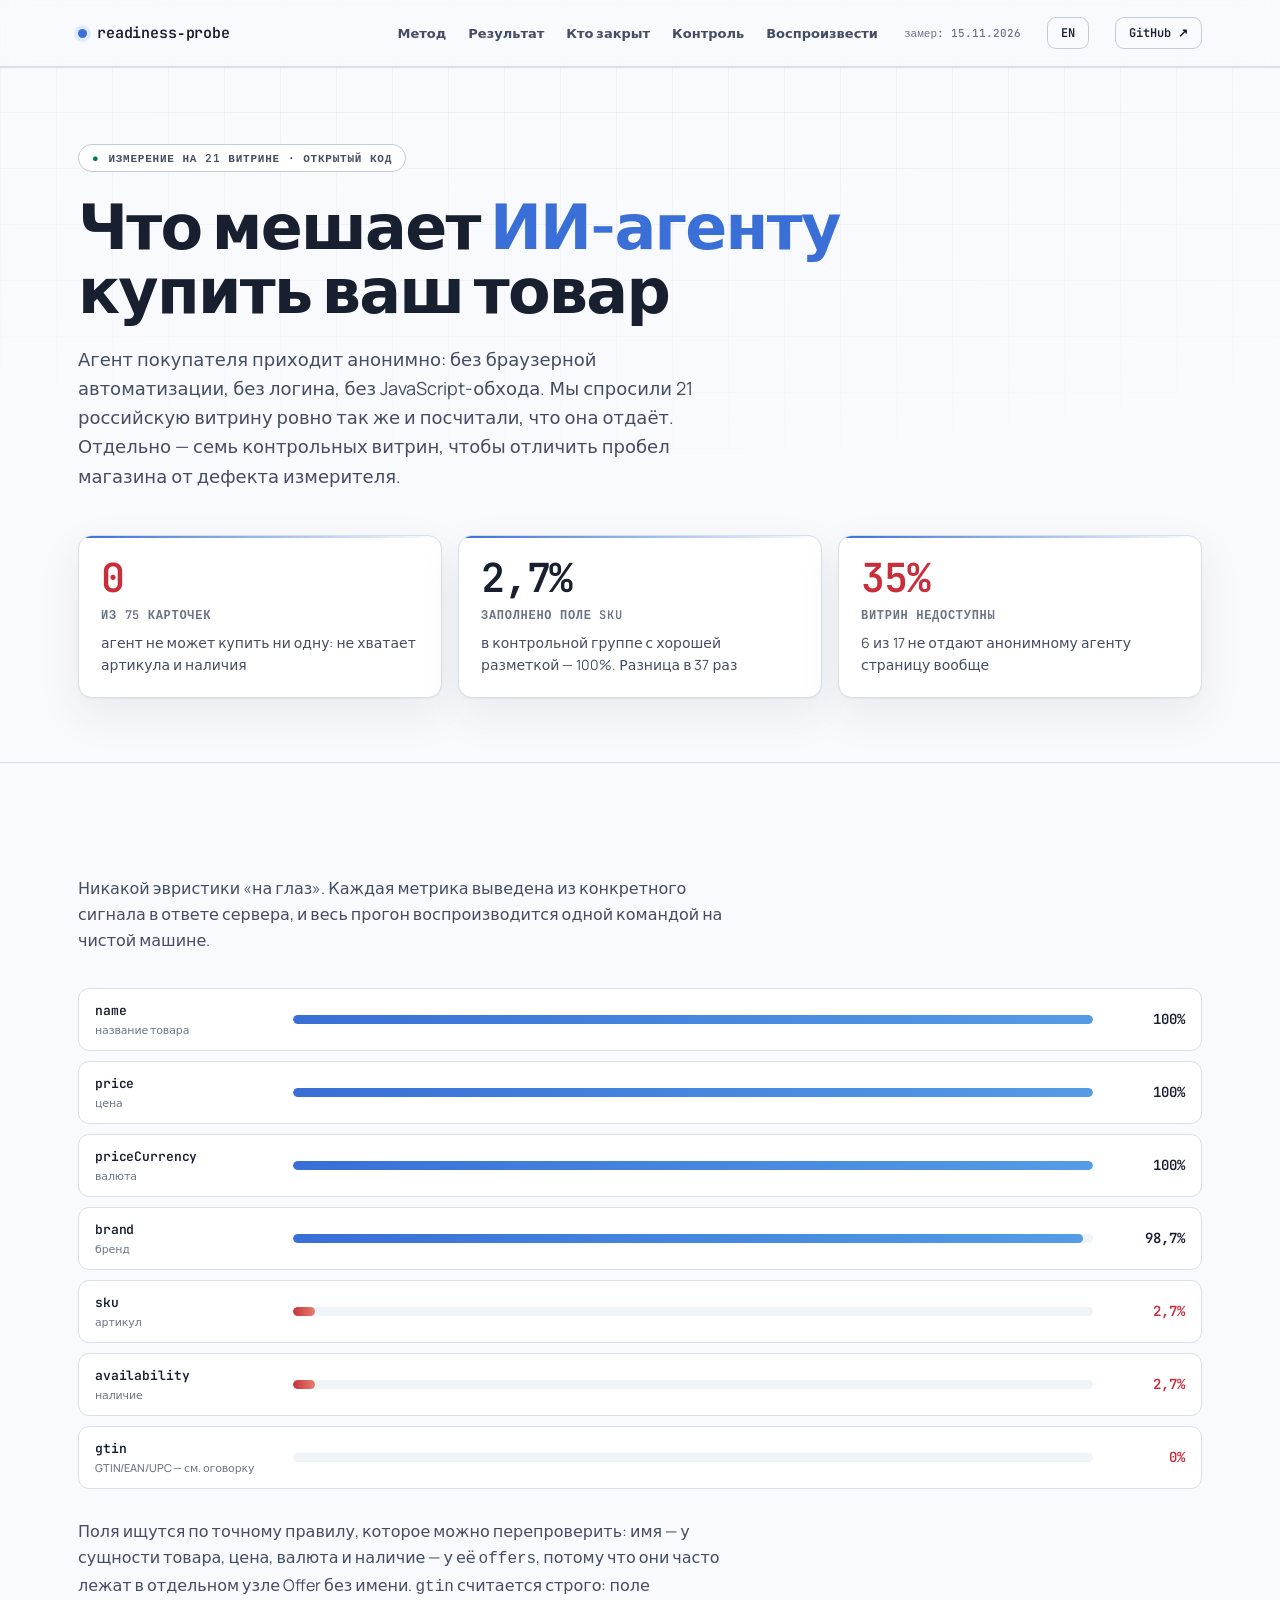
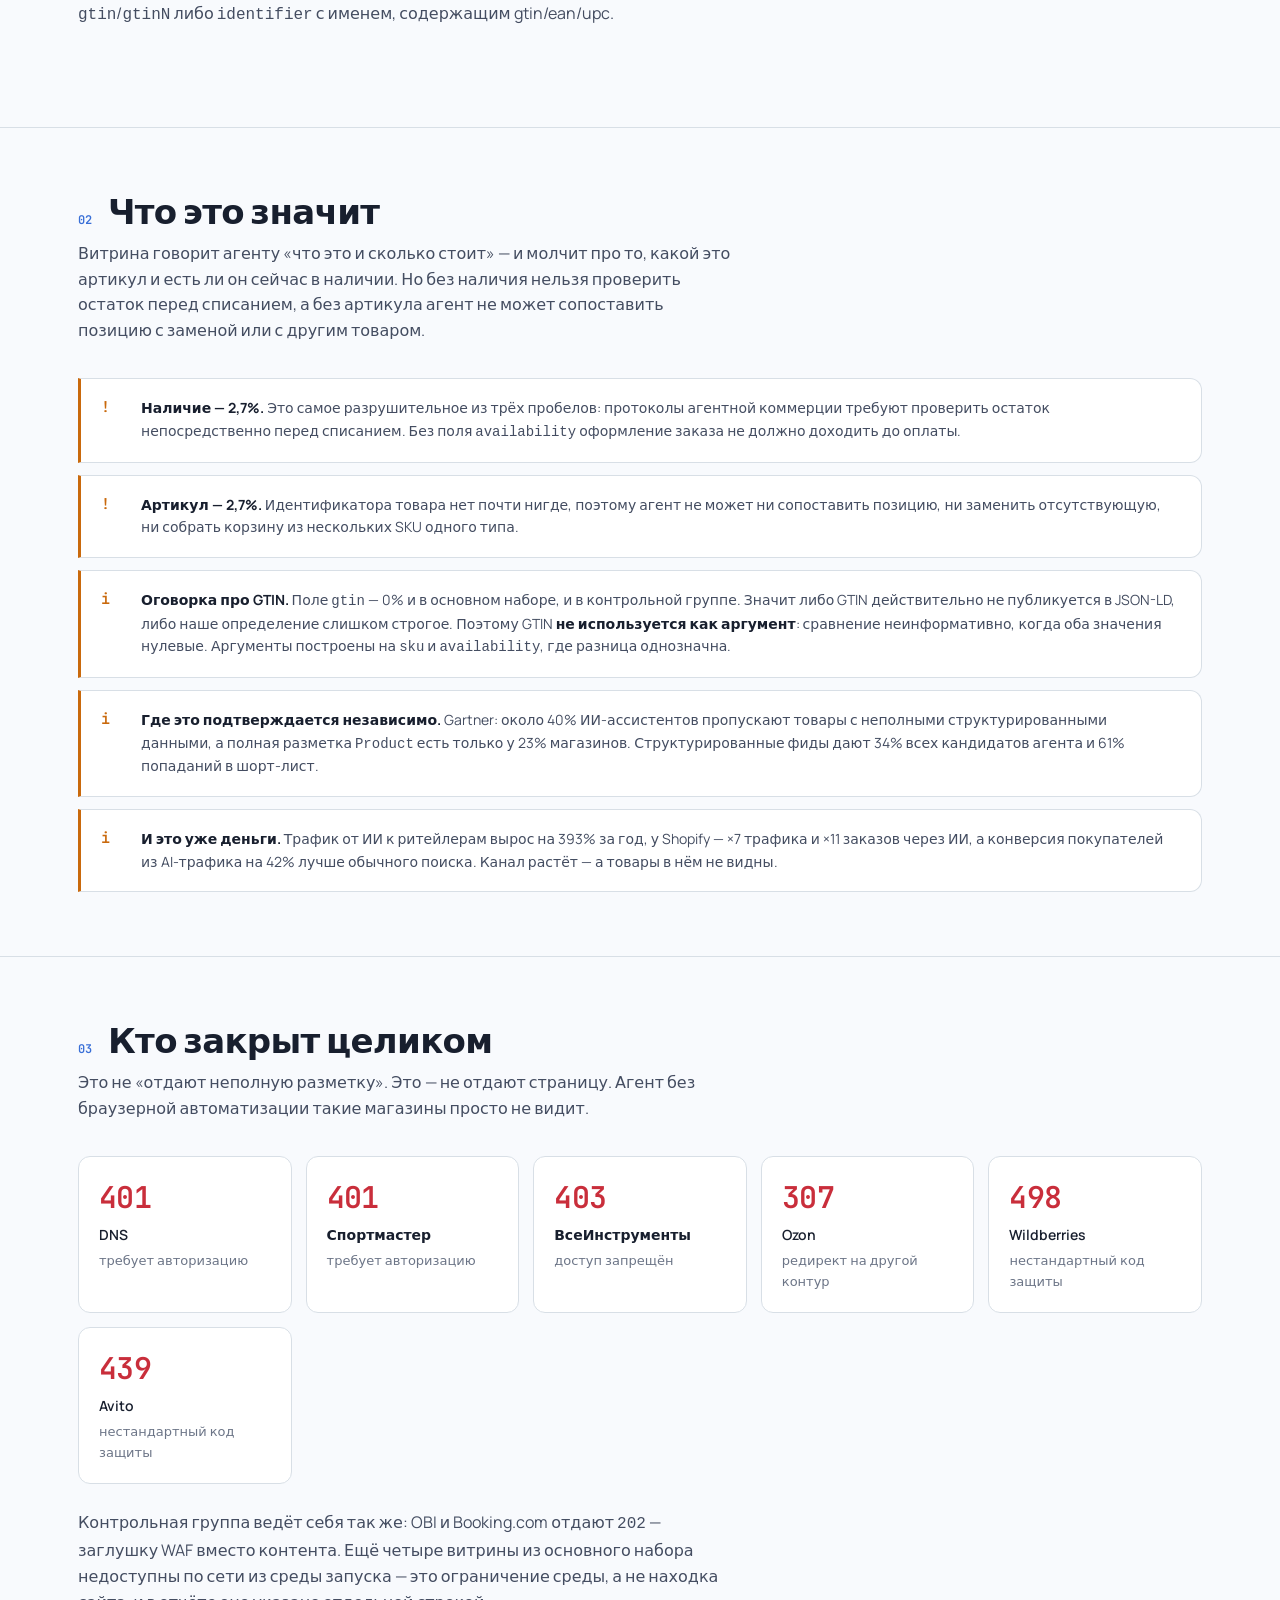
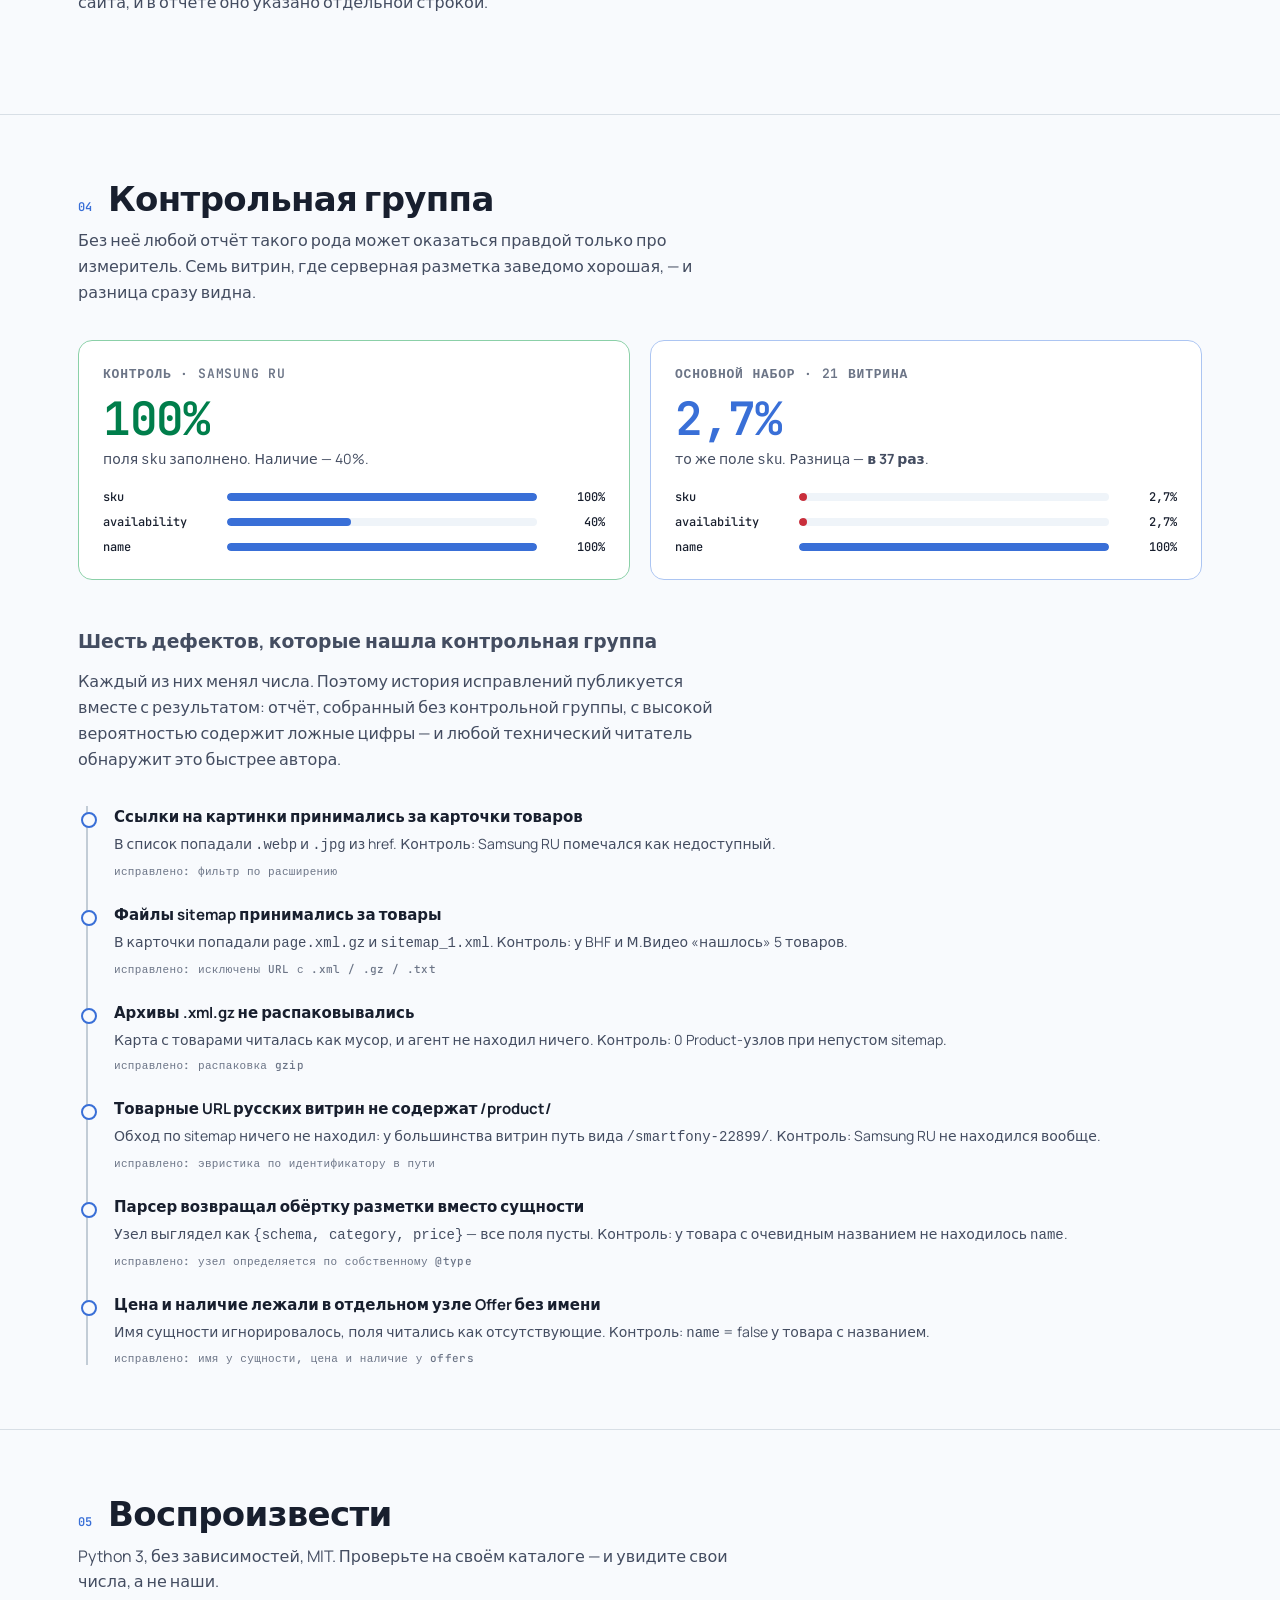
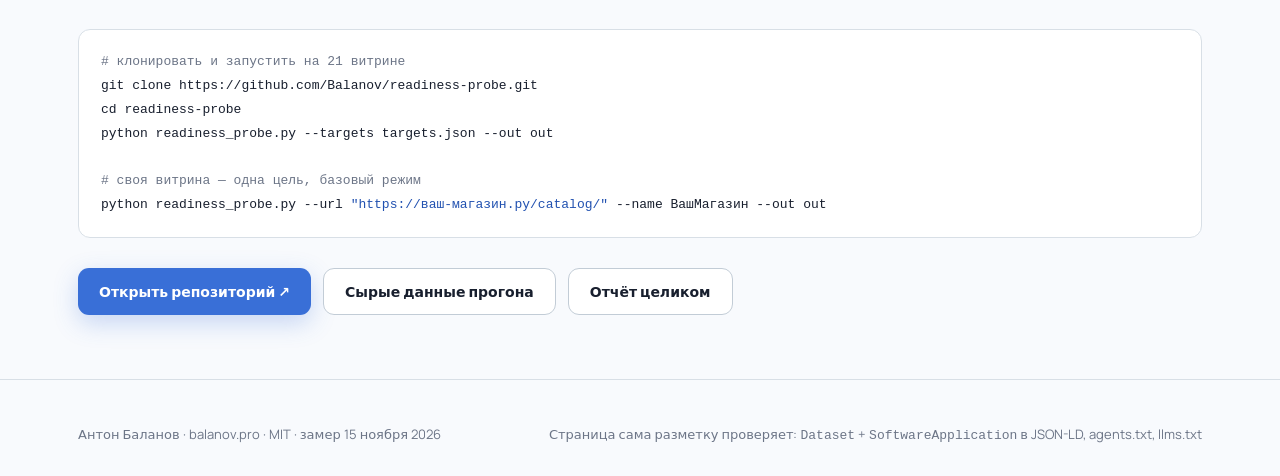
<file: docs/index.html>
<!doctype html>
<html lang="ru">
<head>
<meta charset="utf-8">
<meta name="viewport" content="width=device-width, initial-scale=1">
<title>Готов ли ваш магазин к покупкам через ИИ-агента — измерение на 21 витрине</title>
<meta name="description" content="Анонимный GET, без браузерной автоматизации: сколько товаров в российских магазинах ИИ-агент покупателя способен купить. 21 витрина, 7 контрольных, открытый код.">
<meta name="theme-color" content="#fbfcfe">
<link rel="icon" href="data:image/svg+xml,%3Csvg xmlns='http://www.w3.org/2000/svg' viewBox='0 0 32 32'%3E%3Ccircle cx='16' cy='16' r='13' fill='none' stroke='%233b5bdb' stroke-width='3'/%3E%3Ccircle cx='16' cy='16' r='4' fill='%233b5bdb'/%3E%3C/svg%3E">
<link rel="stylesheet" href="./_theme.css">
<link rel="canonical" href="https://balanov.github.io/readiness-probe/">

<!-- Разметка страницы — та же, которую мы измеряем у магазинов. -->
<script type="application/ld+json">
{
  "@context": "https://schema.org",
  "@type": "Dataset",
  "name": "Готовность российских магазинов к покупкам через ИИ-агента",
  "description": "Измерение структурной доступности 21 витрины для ИИ-агента покупателя: анонимный GET без браузерной автоматизации. С 7 контрольными целями.",
  "dateCreated": "2026-11-15",
  "dateModified": "2026-11-15",
  "inLanguage": "ru",
  "creator": { "@type": "Person", "name": "Антон Баланов", "url": "https://balanov.pro/" },
  "license": "https://opensource.org/licenses/MIT",
  "codeRepository": "https://github.com/Balanov/readiness-probe",
  "measurementTechnique": "Анонимный HTTP GET без браузерной автоматизации и без авторизации",
  "variableMeasured": ["httpStatusCode", "jsonLdEntityCount", "requiredFieldCoverage", "productFeedPresence", "agentCheckoutSurface"],
  "distribution": [
    { "@type": "DataDownload", "encodingFormat": "application/json", "contentUrl": "https://github.com/Balanov/readiness-probe/tree/main/results" }
  ]
}
</script>
<script type="application/ld+json">
{
  "@context": "https://schema.org",
  "@type": "SoftwareApplication",
  "name": "readiness-probe",
  "applicationCategory": "DeveloperApplication",
  "operatingSystem": "Linux, macOS, Windows",
  "description": "Измеритель готовности витрины к покупкам через ИИ-агента. Python 3, без зависимостей, MIT.",
  "softwareVersion": "1.0.0",
  "author": { "@type": "Person", "name": "Антон Баланов", "url": "https://balanov.pro/" },
  "codeRepository": "https://github.com/Balanov/readiness-probe",
  "license": "https://opensource.org/licenses/MIT"
}
</script>
</head>
<body>

<header class="topbar">
  <div class="wrap">
    <a class="brand" href="#top"><span class="dot" aria-hidden="true"></span>readiness&#8209;probe</a>
    <nav class="nav">
      <a href="#method">Метод</a>
      <a href="#result">Результат</a>
      <a href="#blocked">Кто закрыт</a>
      <a href="#control">Контроль</a>
      <a href="#reproduce">Воспроизвести</a>
    </nav>
    <span class="stamp">замер: 15.11.2026</span>
    <a class="gh" href="./en/" rel="noopener">EN</a>
    <a class="gh" href="https://github.com/Balanov/readiness-probe" rel="noopener">GitHub ↗</a>
  </div>
</header>

<main id="top">

<section class="hero">
  <div class="wrap">
    <span class="eyebrow"><span class="tick">●</span> измерение на 21 витрине · открытый код</span>
    <h1>Что мешает <em>ИИ-агенту</em> купить ваш товар</h1>
    <p class="lede">
      Агент покупателя приходит анонимно: без браузерной автоматизации, без логина, без JavaScript-обхода.
      Мы спросили 21 российскую витрину ровно так же и посчитали, что она отдаёт.
      Отдельно — семь контрольных витрин, чтобы отличить пробел магазина от дефекта измерителя.
    </p>

    <div class="stats">
      <div class="stat bad reveal">
        <div class="n" data-count="0" data-suffix="">0</div>
        <div class="k">из 75 карточек</div>
        <div class="d">агент не может купить ни одну: не хватает артикула и наличия</div>
      </div>
      <div class="stat reveal">
        <div class="n" data-count="2.7" data-decimals="1" data-suffix="%">0%</div>
        <div class="k">заполнено поле sku</div>
        <div class="d">в контрольной группе с хорошей разметкой — 100%. Разница в 37 раз</div>
      </div>
      <div class="stat bad reveal">
        <div class="n" data-count="35" data-suffix="%">0%</div>
        <div class="k">витрин недоступны</div>
        <div class="d">6 из 17 не отдают анонимному агенту страницу вообще</div>
      </div>
    </div>
  </div>
</section>

<section id="method">
  <div class="wrap">
    <div class="sec-head reveal"><span class="no">01</span><h2>Метод</h2></div>
    <p class="sec-sub reveal">
      Никакой эвристики «на глаз». Каждая метрика выведена из конкретного сигнала в ответе сервера,
      и весь прогон воспроизводится одной командой на чистой машине.
    </p>

    <div class="fields">
      <div class="field reveal"><span class="name">name<span>название товара</span></span><span class="track"><span class="fill" data-w="100"></span></span><span class="val" data-count="100" data-suffix="%">0%</span></div>
      <div class="field reveal"><span class="name">price<span>цена</span></span><span class="track"><span class="fill" data-w="100"></span></span><span class="val" data-count="100" data-suffix="%">0%</span></div>
      <div class="field reveal"><span class="name">priceCurrency<span>валюта</span></span><span class="track"><span class="fill" data-w="100"></span></span><span class="val" data-count="100" data-suffix="%">0%</span></div>
      <div class="field reveal"><span class="name">brand<span>бренд</span></span><span class="track"><span class="fill" data-w="98.7"></span></span><span class="val" data-count="98.7" data-decimals="1" data-suffix="%">0%</span></div>
      <div class="field gap reveal"><span class="name">sku<span>артикул</span></span><span class="track"><span class="fill" data-w="2.7"></span></span><span class="val" data-count="2.7" data-decimals="1" data-suffix="%">0%</span></div>
      <div class="field gap reveal"><span class="name">availability<span>наличие</span></span><span class="track"><span class="fill" data-w="2.7"></span></span><span class="val" data-count="2.7" data-decimals="1" data-suffix="%">0%</span></div>
      <div class="field gap reveal"><span class="name">gtin<span>GTIN/EAN/UPC — см. оговорку</span></span><span class="track"><span class="fill" data-w="0"></span></span><span class="val" data-count="0" data-suffix="%">0%</span></div>
    </div>

    <p class="sec-sub reveal" style="margin-top:30px">
      Поля ищутся по точному правилу, которое можно перепроверить: имя — у сущности товара,
      цена, валюта и наличие — у её <code>offers</code>, потому что они часто лежат в отдельном
      узле Offer без имени. <code>gtin</code> считается строго: поле <code>gtin</code>/<code>gtinN</code>
      либо <code>identifier</code> с именем, содержащим gtin/ean/upc.
    </p>
  </div>
</section>

<section id="result">
  <div class="wrap">
    <div class="sec-head reveal"><span class="no">02</span><h2>Что это значит</h2></div>
    <p class="sec-sub reveal">
      Витрина говорит агенту «что это и сколько стоит» — и молчит про то, какой это артикул
      и есть ли он сейчас в наличии. Но без наличия нельзя проверить остаток перед списанием,
      а без артикула агент не может сопоставить позицию с заменой или с другим товаром.
    </p>

    <div class="notes">
      <div class="note-box reveal"><span class="i">!</span><p><b>Наличие — 2,7%.</b> Это самое разрушительное из трёх пробелов: протоколы агентной коммерции требуют проверить остаток непосредственно перед списанием. Без поля <code>availability</code> оформление заказа не должно доходить до оплаты.</p></div>
      <div class="note-box reveal"><span class="i">!</span><p><b>Артикул — 2,7%.</b> Идентификатора товара нет почти нигде, поэтому агент не может ни сопоставить позицию, ни заменить отсутствующую, ни собрать корзину из нескольких SKU одного типа.</p></div>
      <div class="note-box reveal"><span class="i">i</span><p><b>Оговорка про GTIN.</b> Поле <code>gtin</code> — 0% и в основном наборе, и в контрольной группе. Значит либо GTIN действительно не публикуется в JSON-LD, либо наше определение слишком строгое. Поэтому GTIN <b>не используется как аргумент</b>: сравнение неинформативно, когда оба значения нулевые. Аргументы построены на <code>sku</code> и <code>availability</code>, где разница однозначна.</p></div>
      <div class="note-box reveal"><span class="i">i</span><p><b>Где это подтверждается независимо.</b> Gartner: около 40% ИИ-ассистентов пропускают товары с неполными структурированными данными, а полная разметка <code>Product</code> есть только у 23% магазинов. Структурированные фиды дают 34% всех кандидатов агента и 61% попаданий в шорт-лист.</p></div>
      <div class="note-box reveal"><span class="i">i</span><p><b>И это уже деньги.</b> Трафик от ИИ к ритейлерам вырос на 393% за год, у Shopify — ×7 трафика и ×11 заказов через ИИ, а конверсия покупателей из AI-трафика на 42% лучше обычного поиска. Канал растёт — а товары в нём не видны.</p></div>
    </div>
  </div>
</section>

<section id="blocked">
  <div class="wrap">
    <div class="sec-head reveal"><span class="no">03</span><h2>Кто закрыт целиком</h2></div>
    <p class="sec-sub reveal">
      Это не «отдают неполную разметку». Это — не отдают страницу. Агент без браузерной
      автоматизации такие магазины просто не видит.
    </p>
    <div class="codes">
      <div class="code reveal"><div class="st">401</div><div class="who">DNS</div><div class="note">требует авторизацию</div></div>
      <div class="code reveal"><div class="st">401</div><div class="who">Спортмастер</div><div class="note">требует авторизацию</div></div>
      <div class="code reveal"><div class="st">403</div><div class="who">ВсеИнструменты</div><div class="note">доступ запрещён</div></div>
      <div class="code reveal"><div class="st">307</div><div class="who">Ozon</div><div class="note">редирект на другой контур</div></div>
      <div class="code reveal"><div class="st">498</div><div class="who">Wildberries</div><div class="note">нестандартный код защиты</div></div>
      <div class="code reveal"><div class="st">439</div><div class="who">Avito</div><div class="note">нестандартный код защиты</div></div>
    </div>
    <p class="sec-sub reveal" style="margin-top:26px">
      Контрольная группа ведёт себя так же: OBI и Booking.com отдают <code>202</code> — заглушку WAF
      вместо контента. Ещё четыре витрины из основного набора недоступны по сети из среды запуска —
      это ограничение среды, а не находка сайта, и в отчёте оно указано отдельной строкой.
    </p>
  </div>
</section>

<section id="control">
  <div class="wrap">
    <div class="sec-head reveal"><span class="no">04</span><h2>Контрольная группа</h2></div>
    <p class="sec-sub reveal">
      Без неё любой отчёт такого рода может оказаться правдой только про измеритель.
      Семь витрин, где серверная разметка заведомо хорошая, — и разница сразу видна.
    </p>

    <div class="compare">
      <div class="panel good reveal">
        <h3>Контроль · Samsung RU</h3>
        <div class="big">100%</div>
        <p>поля <code>sku</code> заполнено. Наличие — 40%.</p>
        <div class="bars">
          <div class="b"><span>sku</span><span class="track"><span class="fill" data-w="100"></span></span><span class="v">100%</span></div>
          <div class="b"><span>availability</span><span class="track"><span class="fill" data-w="40"></span></span><span class="v">40%</span></div>
          <div class="b"><span>name</span><span class="track"><span class="fill" data-w="100"></span></span><span class="v">100%</span></div>
        </div>
      </div>
      <div class="panel main reveal">
        <h3>Основной набор · 21 витрина</h3>
        <div class="big">2,7%</div>
        <p>то же поле <code>sku</code>. Разница — <b>в 37 раз</b>.</p>
        <div class="bars">
          <div class="b gap"><span>sku</span><span class="track"><span class="fill" data-w="2.7"></span></span><span class="v">2,7%</span></div>
          <div class="b gap"><span>availability</span><span class="track"><span class="fill" data-w="2.7"></span></span><span class="v">2,7%</span></div>
          <div class="b"><span>name</span><span class="track"><span class="fill" data-w="100"></span></span><span class="v">100%</span></div>
        </div>
      </div>
    </div>

    <h3 class="sec-sub reveal" style="margin-top:46px;margin-bottom:18px">Шесть дефектов, которые нашла контрольная группа</h3>
    <p class="sec-sub reveal" style="margin-top:-6px">
      Каждый из них менял числа. Поэтому история исправлений публикуется вместе с результатом:
      отчёт, собранный без контрольной группы, с высокой вероятностью содержит ложные цифры —
      и любой технический читатель обнаружит это быстрее автора.
    </p>

    <div class="timeline">
      <div class="tl reveal"><div class="h">Ссылки на картинки принимались за карточки товаров</div><div class="w">В список попадали <code>.webp</code> и <code>.jpg</code> из href. Контроль: Samsung RU помечался как недоступный.</div><div class="c">исправлено: фильтр по расширению</div></div>
      <div class="tl reveal"><div class="h">Файлы sitemap принимались за товары</div><div class="w">В карточки попадали <code>page.xml.gz</code> и <code>sitemap_1.xml</code>. Контроль: у BHF и М.Видео «нашлось» 5 товаров.</div><div class="c">исправлено: исключены URL с .xml / .gz / .txt</div></div>
      <div class="tl reveal"><div class="h">Архивы .xml.gz не распаковывались</div><div class="w">Карта с товарами читалась как мусор, и агент не находил ничего. Контроль: 0 Product-узлов при непустом sitemap.</div><div class="c">исправлено: распаковка gzip</div></div>
      <div class="tl reveal"><div class="h">Товарные URL русских витрин не содержат /product/</div><div class="w">Обход по sitemap ничего не находил: у большинства витрин путь вида <code>/smartfony-22899/</code>. Контроль: Samsung RU не находился вообще.</div><div class="c">исправлено: эвристика по идентификатору в пути</div></div>
      <div class="tl reveal"><div class="h">Парсер возвращал обёртку разметки вместо сущности</div><div class="w">Узел выглядел как <code>{schema, category, price}</code> — все поля пусты. Контроль: у товара с очевидным названием не находилось <code>name</code>.</div><div class="c">исправлено: узел определяется по собственному @type</div></div>
      <div class="tl reveal"><div class="h">Цена и наличие лежали в отдельном узле Offer без имени</div><div class="w">Имя сущности игнорировалось, поля читались как отсутствующие. Контроль: <code>name</code> = false у товара с названием.</div><div class="c">исправлено: имя у сущности, цена и наличие у offers</div></div>
    </div>
  </div>
</section>

<section id="reproduce">
  <div class="wrap">
    <div class="sec-head reveal"><span class="no">05</span><h2>Воспроизвести</h2></div>
    <p class="sec-sub reveal">
      Python 3, без зависимостей, MIT. Проверьте на своём каталоге — и увидите свои числа, а не наши.
    </p>
<pre class="reveal"><code><span class="c"># клонировать и запустить на 21 витрине</span>
git clone https://github.com/Balanov/readiness-probe.git
cd readiness-probe
python readiness_probe.py --targets targets.json --out out

<span class="c"># своя витрина — одна цель, базовый режим</span>
python readiness_probe.py --url <span class="p">"https://ваш-магазин.ру/catalog/"</span> --name ВашМагазин --out out</code></pre>
    <div class="cta reveal">
      <a class="btn primary" href="https://github.com/Balanov/readiness-probe" rel="noopener">Открыть репозиторий ↗</a>
      <a class="btn ghost" href="https://github.com/Balanov/readiness-probe/tree/main/results">Сырые данные прогона</a>
      <a class="btn ghost" href="https://github.com/Balanov/readiness-probe/blob/main/results/readiness.md">Отчёт целиком</a>
    </div>
  </div>
</section>

</main>

<footer>
  <div class="wrap">
    <span>Антон Баланов · <a href="https://balanov.pro/">balanov.pro</a> · MIT · замер 15 ноября 2026</span>
    <span>Страница сама разметку проверяет: <code>Dataset</code> + <code>SoftwareApplication</code> в JSON-LD, <a href="./agents.txt">agents.txt</a>, <a href="./llms.txt">llms.txt</a></span>
  </div>
</footer>

<script>
/* Появление блоков, рост полос и счёт чисел — по IntersectionObserver.
   Уважаем prefers-reduced-motion: всё показывается сразу. */
(function () {
  var reduced = window.matchMedia("(prefers-reduced-motion: reduce)").matches;

  function countUp(el) {
    var target = parseFloat(el.dataset.count || "0");
    var dec = parseInt(el.dataset.decimals || "0", 10);
    var suffix = el.dataset.suffix || "";
    if (reduced) { el.textContent = fmt(target, dec) + suffix; return; }
    var t0 = null, dur = 900;
    function step(ts) {
      if (t0 === null) t0 = ts;
      var p = Math.min(1, (ts - t0) / dur);
      var eased = 1 - Math.pow(1 - p, 3);
      el.textContent = fmt(target * eased, dec) + suffix;
      if (p < 1) requestAnimationFrame(step);
    }
    requestAnimationFrame(step);
  }
  function fmt(v, dec) {
    return v.toLocaleString("ru-RU", { minimumFractionDigits: dec, maximumFractionDigits: dec });
  }
  function grow(el) {
    el.style.width = (parseFloat(el.dataset.w || "0")) + "%";
  }

  var counters = document.querySelectorAll("[data-count]");
  var bars = document.querySelectorAll(".fill");
  var reveals = document.querySelectorAll(".reveal");
  var statCards = document.querySelectorAll(".stat");

  function showAll() {
    counters.forEach(countUp);
    bars.forEach(grow);
    reveals.forEach(function (el) { el.classList.add("in"); });
    statCards.forEach(function (el) { el.classList.add("in"); });
  }

  if (!("IntersectionObserver" in window) || reduced) { showAll(); return; }

  var io = new IntersectionObserver(function (entries) {
    entries.forEach(function (e) {
      if (!e.isIntersecting) return;
      var el = e.target;
      if (el.classList.contains("reveal")) el.classList.add("in");
      if (el.hasAttribute("data-count")) countUp(el);
      if (el.classList.contains("fill")) grow(el);
      if (el.classList.contains("stat")) el.classList.add("in");
      io.unobserve(el);
    });
  }, { threshold: 0.25, rootMargin: "0px 0px -60px 0px" });

  reveals.forEach(function (el) { io.observe(el); });
  counters.forEach(function (el) { io.observe(el); });
  bars.forEach(function (el) { io.observe(el); });
  statCards.forEach(function (el) { io.observe(el); });

  /* Полоски внутри панелей сравнения — свои элементы с data-w */
  document.querySelectorAll(".b .fill").forEach(function (el) { io.observe(el); });
})();
</script>
</body>
</html>
</file>
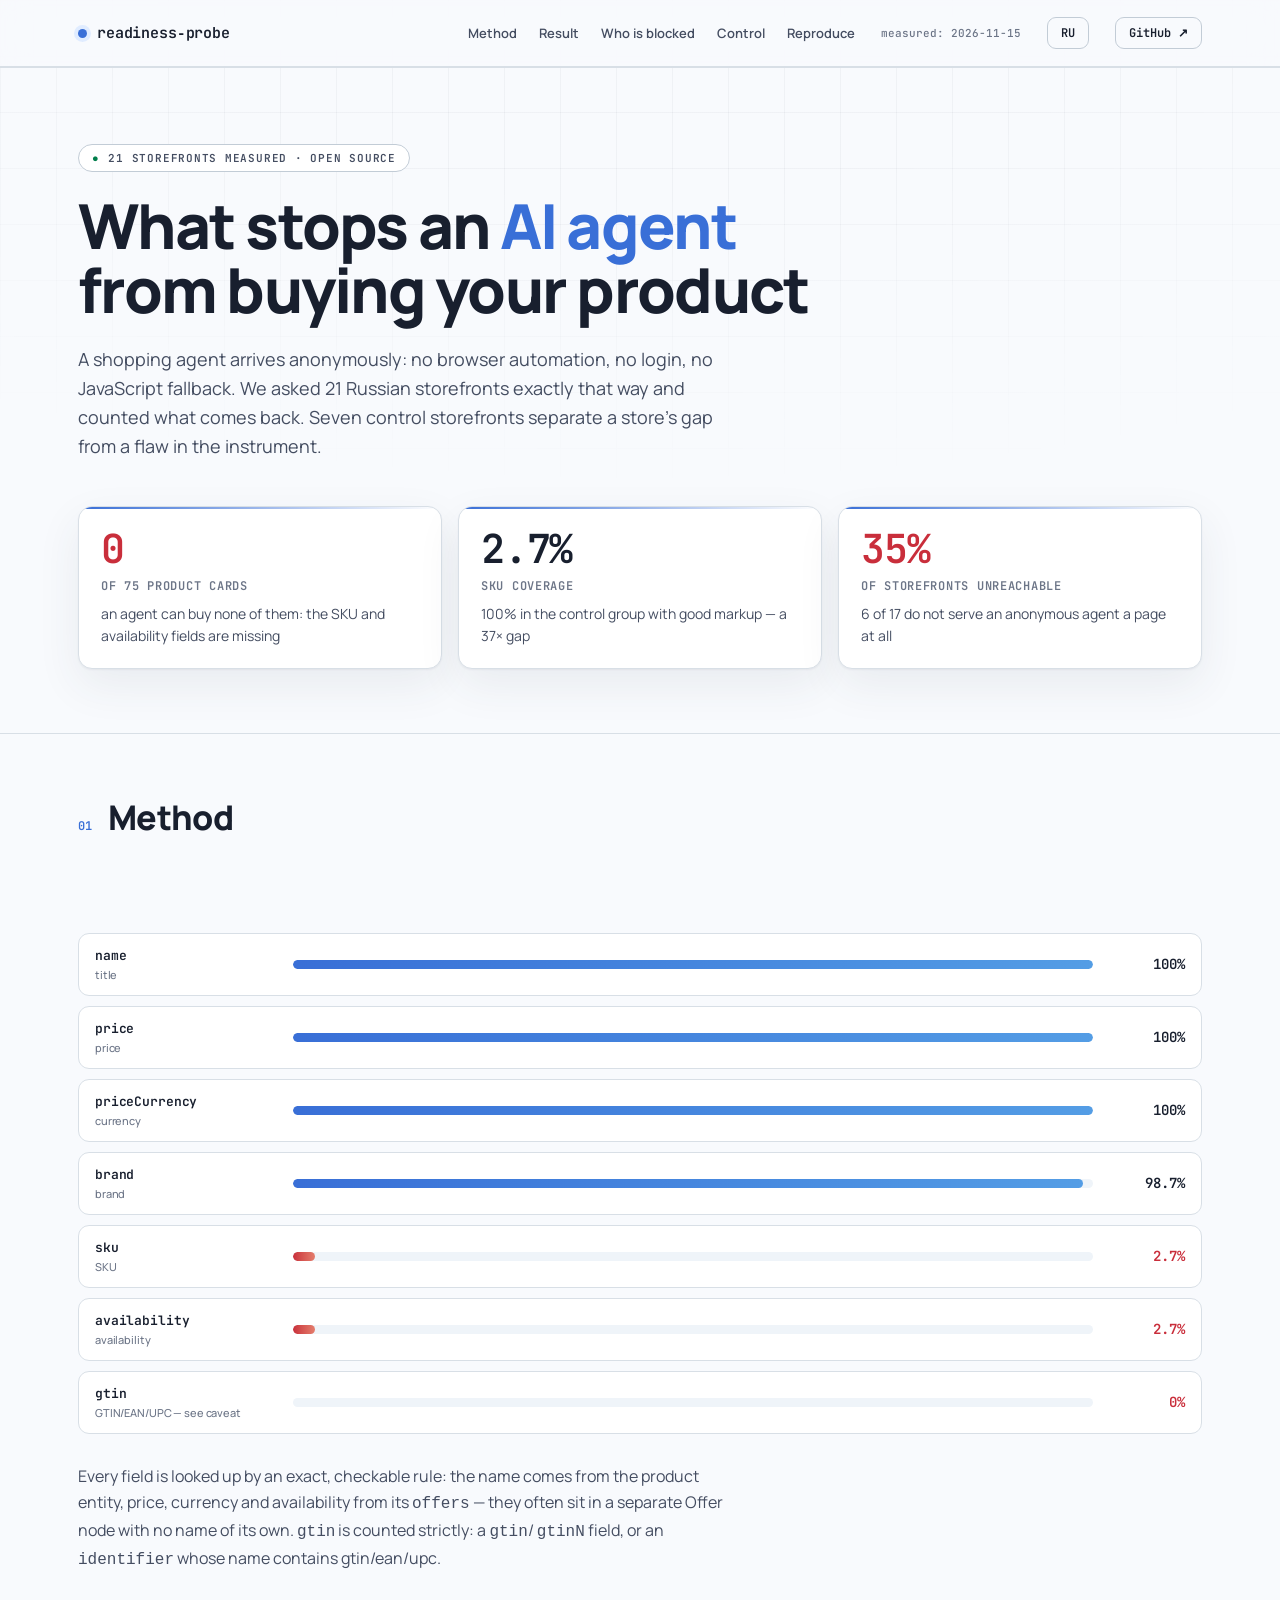
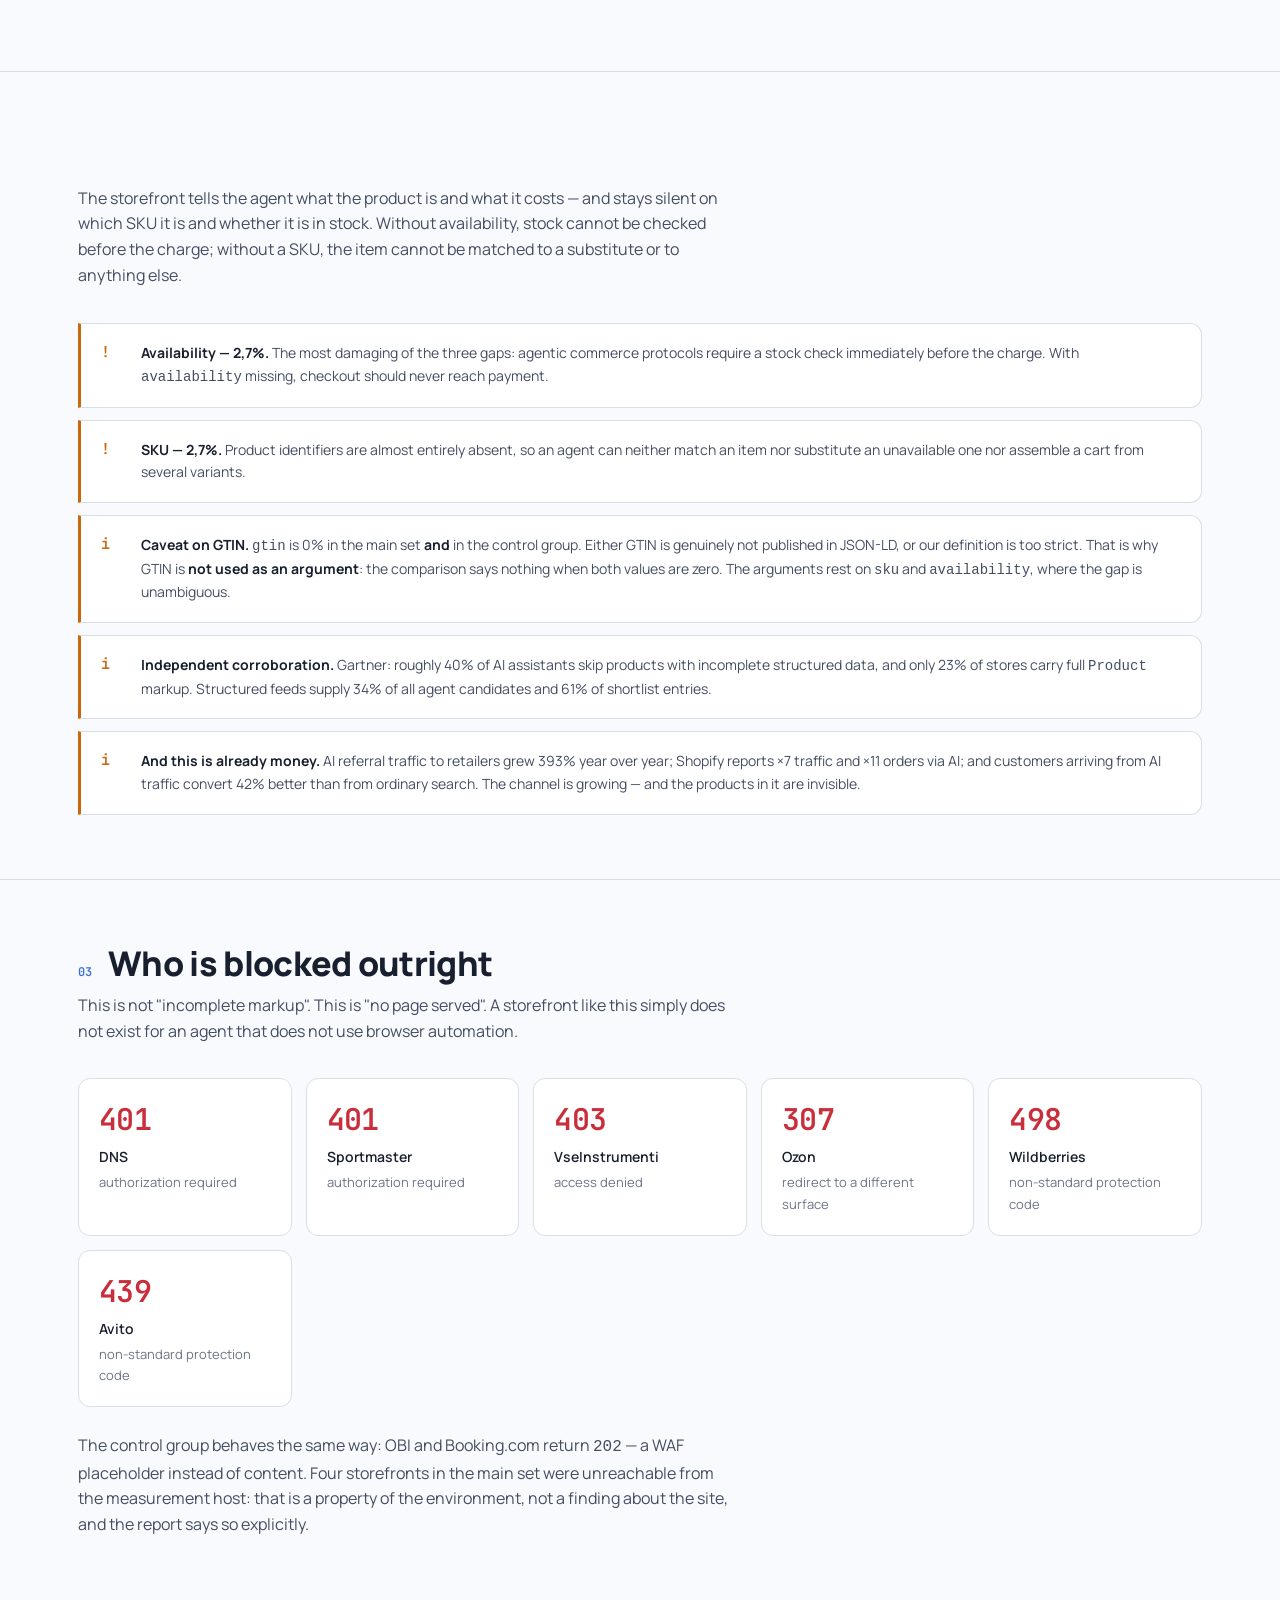
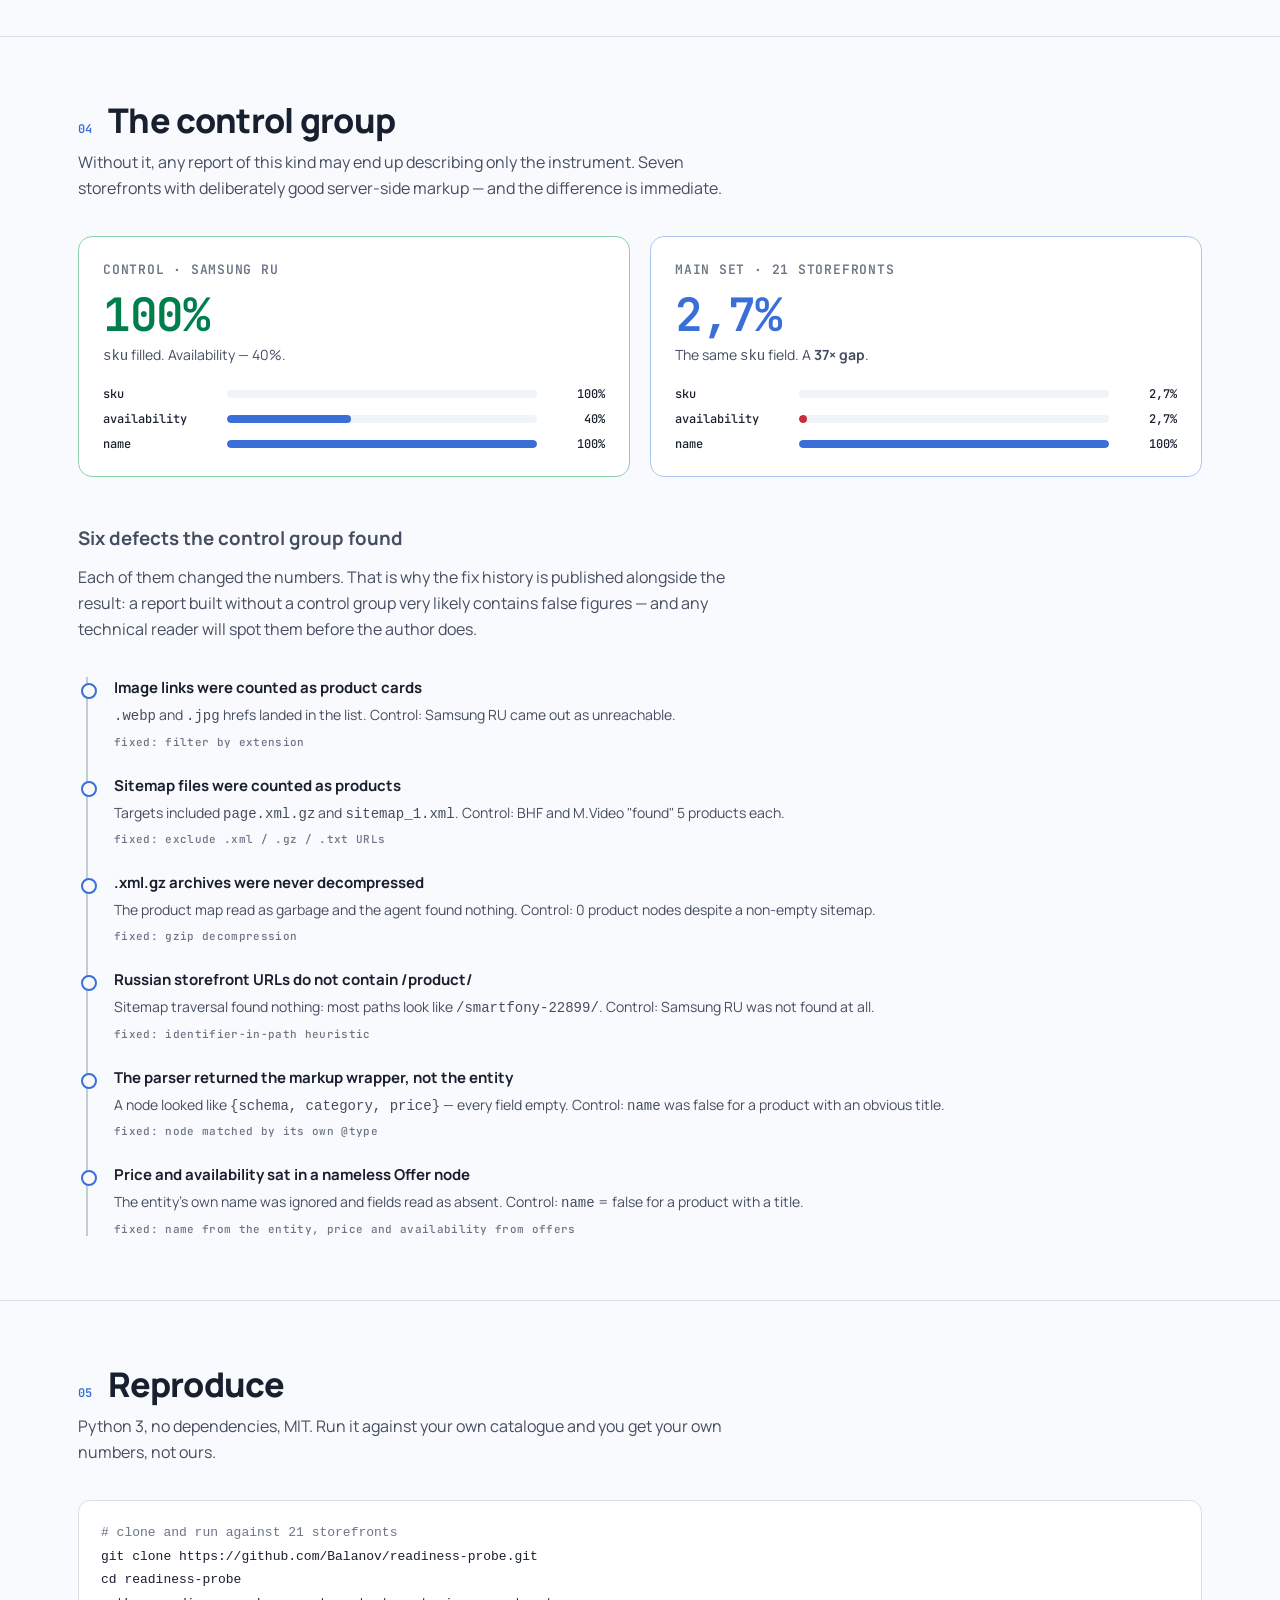
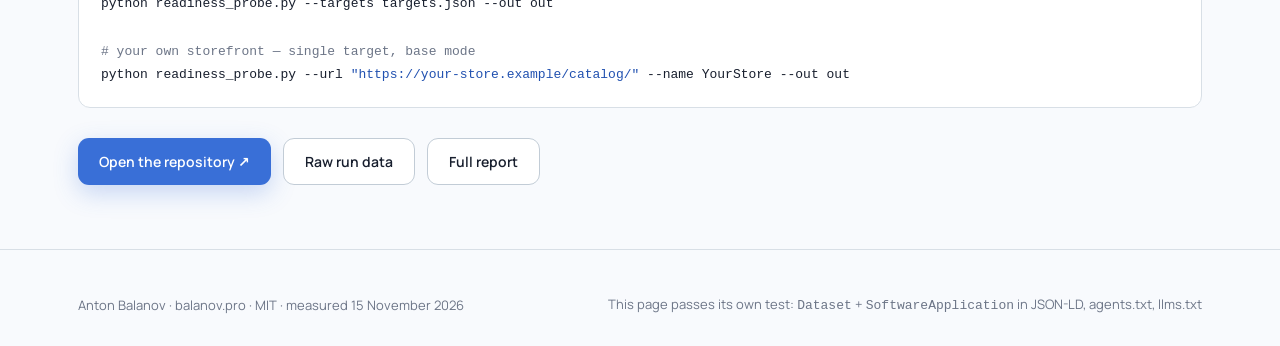
<file: docs/en/index.html>
<!doctype html>
<html lang="en">
<head>
<meta charset="utf-8">
<meta name="viewport" content="width=device-width, initial-scale=1">
<title>Can an AI agent buy from your store — measured across 21 storefronts</title>
<meta name="description" content="Anonymous GET, no browser automation: how many products at Russian storefronts an AI shopping agent can actually buy. 21 storefronts, 7 controls, open source.">
<meta name="theme-color" content="#fbfcfe">
<link rel="icon" href="data:image/svg+xml,%3Csvg xmlns='http://www.w3.org/2000/svg' viewBox='0 0 32 32'%3E%3Ccircle cx='16' cy='16' r='13' fill='none' stroke='%233b5bdb' stroke-width='3'/%3E%3Ccircle cx='16' cy='16' r='4' fill='%233b5bdb'/%3E%3C/svg%3E">
<link rel="stylesheet" href="../_theme.css">
<link rel="canonical" href="https://balanov.github.io/readiness-probe/en/">
<link rel="alternate" hreflang="ru" href="https://balanov.github.io/readiness-probe/">
<link rel="alternate" hreflang="en" href="https://balanov.github.io/readiness-probe/en/">

<script type="application/ld+json">
{
  "@context": "https://schema.org",
  "@type": "Dataset",
  "name": "Agent-readiness of Russian storefronts",
  "description": "Measurement of structural readability of 21 storefronts for an AI shopping agent: anonymous GET without browser automation, with 7 control targets.",
  "dateCreated": "2026-11-15",
  "dateModified": "2026-11-15",
  "inLanguage": "en",
  "creator": { "@type": "Person", "name": "Anton Balanov", "url": "https://balanov.pro/" },
  "license": "https://opensource.org/licenses/MIT",
  "codeRepository": "https://github.com/Balanov/readiness-probe",
  "measurementTechnique": "Anonymous HTTP GET without browser automation or authorization",
  "variableMeasured": ["httpStatusCode", "jsonLdEntityCount", "requiredFieldCoverage", "productFeedPresence", "agentCheckoutSurface"],
  "distribution": [
    { "@type": "DataDownload", "encodingFormat": "application/json", "contentUrl": "https://github.com/Balanov/readiness-probe/tree/main/results" }
  ]
}
</script>
<script type="application/ld+json">
{
  "@context": "https://schema.org",
  "@type": "SoftwareApplication",
  "name": "readiness-probe",
  "applicationCategory": "DeveloperApplication",
  "operatingSystem": "Linux, macOS, Windows",
  "description": "Measure what an AI shopping agent can read from a storefront. Python 3, no dependencies, MIT.",
  "softwareVersion": "1.0.0",
  "author": { "@type": "Person", "name": "Anton Balanov", "url": "https://balanov.pro/" },
  "codeRepository": "https://github.com/Balanov/readiness-probe",
  "license": "https://opensource.org/licenses/MIT"
}
</script>
</head>
<body>

<header class="topbar">
  <div class="wrap">
    <a class="brand" href="#top"><span class="dot" aria-hidden="true"></span>readiness&#8209;probe</a>
    <nav class="nav">
      <a href="#method">Method</a>
      <a href="#result">Result</a>
      <a href="#blocked">Who is blocked</a>
      <a href="#control">Control</a>
      <a href="#reproduce">Reproduce</a>
    </nav>
    <span class="stamp">measured: 2026-11-15</span>
    <a class="gh" href="../agents.txt" rel="noopener">RU</a>
    <a class="gh" href="https://github.com/Balanov/readiness-probe" rel="noopener">GitHub ↗</a>
  </div>
</header>

<main id="top">

<section class="hero">
  <div class="wrap">
    <span class="eyebrow"><span class="tick">●</span> 21 storefronts measured · open source</span>
    <h1>What stops an <em>AI agent</em> from buying your product</h1>
    <p class="lede">
      A shopping agent arrives anonymously: no browser automation, no login, no JavaScript fallback.
      We asked 21 Russian storefronts exactly that way and counted what comes back.
      Seven control storefronts separate a store's gap from a flaw in the instrument.
    </p>

    <div class="stats">
      <div class="stat bad reveal">
        <div class="n" data-count="0">0</div>
        <div class="k">of 75 product cards</div>
        <div class="d">an agent can buy none of them: the SKU and availability fields are missing</div>
      </div>
      <div class="stat reveal">
        <div class="n" data-count="2.7" data-decimals="1" data-suffix="%">0%</div>
        <div class="k">sku coverage</div>
        <div class="d">100% in the control group with good markup — a 37× gap</div>
      </div>
      <div class="stat bad reveal">
        <div class="n" data-count="35" data-suffix="%">0%</div>
        <div class="k">of storefronts unreachable</div>
        <div class="d">6 of 17 do not serve an anonymous agent a page at all</div>
      </div>
    </div>
  </div>
</section>

<section id="method">
  <div class="wrap">
    <div class="sec-head reveal"><span class="no">01</span><h2>Method</h2></div>
    <p class="sec-sub reveal">
      No eyeballing. Every metric comes from a specific signal in the server response,
      and the whole run reproduces with one command on a clean machine.
    </p>

    <div class="fields">
      <div class="field reveal"><span class="name">name<span>title</span></span><span class="track"><span class="fill" data-w="100"></span></span><span class="val" data-count="100" data-suffix="%">0%</span></div>
      <div class="field reveal"><span class="name">price<span>price</span></span><span class="track"><span class="fill" data-w="100"></span></span><span class="val" data-count="100" data-suffix="%">0%</span></div>
      <div class="field reveal"><span class="name">priceCurrency<span>currency</span></span><span class="track"><span class="fill" data-w="100"></span></span><span class="val" data-count="100" data-suffix="%">0%</span></div>
      <div class="field reveal"><span class="name">brand<span>brand</span></span><span class="track"><span class="fill" data-w="98.7"></span></span><span class="val" data-count="98.7" data-decimals="1" data-suffix="%">0%</span></div>
      <div class="field gap reveal"><span class="name">sku<span>SKU</span></span><span class="track"><span class="fill" data-w="2.7"></span></span><span class="val" data-count="2.7" data-decimals="1" data-suffix="%">0%</span></div>
      <div class="field gap reveal"><span class="name">availability<span>availability</span></span><span class="track"><span class="fill" data-w="2.7"></span></span><span class="val" data-count="2.7" data-decimals="1" data-suffix="%">0%</span></div>
      <div class="field gap reveal"><span class="name">gtin<span>GTIN/EAN/UPC — see caveat</span></span><span class="track"><span class="fill" data-w="0"></span></span><span class="val" data-count="0" data-suffix="%">0%</span></div>
    </div>

    <p class="sec-sub reveal" style="margin-top:30px">
      Every field is looked up by an exact, checkable rule: the name comes from the product entity,
      price, currency and availability from its <code>offers</code> — they often sit in a separate
      Offer node with no name of its own. <code>gtin</code> is counted strictly: a <code>gtin</code>/
      <code>gtinN</code> field, or an <code>identifier</code> whose name contains gtin/ean/upc.
    </p>
  </div>
</section>

<section id="result">
  <div class="wrap">
    <div class="sec-head reveal"><span class="no">02</span><h2>What it means</h2></div>
    <p class="sec-sub reveal">
      The storefront tells the agent what the product is and what it costs — and stays silent on
      which SKU it is and whether it is in stock. Without availability, stock cannot be checked
      before the charge; without a SKU, the item cannot be matched to a substitute or to anything else.
    </p>

    <div class="notes">
      <div class="note-box reveal"><span class="i">!</span><p><b>Availability — 2,7%.</b> The most damaging of the three gaps: agentic commerce protocols require a stock check immediately before the charge. With <code>availability</code> missing, checkout should never reach payment.</p></div>
      <div class="note-box reveal"><span class="i">!</span><p><b>SKU — 2,7%.</b> Product identifiers are almost entirely absent, so an agent can neither match an item nor substitute an unavailable one nor assemble a cart from several variants.</p></div>
      <div class="note-box reveal"><span class="i">i</span><p><b>Caveat on GTIN.</b> <code>gtin</code> is 0% in the main set <b>and</b> in the control group. Either GTIN is genuinely not published in JSON-LD, or our definition is too strict. That is why GTIN is <b>not used as an argument</b>: the comparison says nothing when both values are zero. The arguments rest on <code>sku</code> and <code>availability</code>, where the gap is unambiguous.</p></div>
      <div class="note-box reveal"><span class="i">i</span><p><b>Independent corroboration.</b> Gartner: roughly 40% of AI assistants skip products with incomplete structured data, and only 23% of stores carry full <code>Product</code> markup. Structured feeds supply 34% of all agent candidates and 61% of shortlist entries.</p></div>
      <div class="note-box reveal"><span class="i">i</span><p><b>And this is already money.</b> AI referral traffic to retailers grew 393% year over year; Shopify reports ×7 traffic and ×11 orders via AI; and customers arriving from AI traffic convert 42% better than from ordinary search. The channel is growing — and the products in it are invisible.</p></div>
    </div>
  </div>
</section>

<section id="blocked">
  <div class="wrap">
    <div class="sec-head reveal"><span class="no">03</span><h2>Who is blocked outright</h2></div>
    <p class="sec-sub reveal">
      This is not "incomplete markup". This is "no page served". A storefront like this simply does
      not exist for an agent that does not use browser automation.
    </p>
    <div class="codes">
      <div class="code reveal"><div class="st">401</div><div class="who">DNS</div><div class="note">authorization required</div></div>
      <div class="code reveal"><div class="st">401</div><div class="who">Sportmaster</div><div class="note">authorization required</div></div>
      <div class="code reveal"><div class="st">403</div><div class="who">VseInstrumenti</div><div class="note">access denied</div></div>
      <div class="code reveal"><div class="st">307</div><div class="who">Ozon</div><div class="note">redirect to a different surface</div></div>
      <div class="code reveal"><div class="st">498</div><div class="who">Wildberries</div><div class="note">non-standard protection code</div></div>
      <div class="code reveal"><div class="st">439</div><div class="who">Avito</div><div class="note">non-standard protection code</div></div>
    </div>
    <p class="sec-sub reveal" style="margin-top:26px">
      The control group behaves the same way: OBI and Booking.com return <code>202</code> — a WAF
      placeholder instead of content. Four storefronts in the main set were unreachable from the
      measurement host: that is a property of the environment, not a finding about the site, and
      the report says so explicitly.
    </p>
  </div>
</section>

<section id="control">
  <div class="wrap">
    <div class="sec-head reveal"><span class="no">04</span><h2>The control group</h2></div>
    <p class="sec-sub reveal">
      Without it, any report of this kind may end up describing only the instrument.
      Seven storefronts with deliberately good server-side markup — and the difference is immediate.
    </p>

    <div class="compare">
      <div class="panel good reveal">
        <h3>Control · Samsung RU</h3>
        <div class="big">100%</div>
        <p><code>sku</code> filled. Availability — 40%.</p>
        <div class="bars">
          <div class="b"><span>sku</span><span class="track"><span class="fill" data-w="100"></span></span><span class="v">100%</span></div>
          <div class="b"><span>availability</span><span class="track"><span class="fill" data-w="40"></span></span><span class="v">40%</span></div>
          <div class="b"><span>name</span><span class="track"><span class="fill" data-w="100"></span></span><span class="v">100%</span></div>
        </div>
      </div>
      <div class="panel main reveal">
        <h3>Main set · 21 storefronts</h3>
        <div class="big">2,7%</div>
        <p>The same <code>sku</code> field. A <b>37× gap</b>.</p>
        <div class="bars">
          <div class="b gap"><span>sku</span><span class="track"><span class="fill" data-w="2.7"></span></span><span class="v">2,7%</span></div>
          <div class="b gap"><span>availability</span><span class="track"><span class="fill" data-w="2.7"></span></span><span class="v">2,7%</span></div>
          <div class="b"><span>name</span><span class="track"><span class="fill" data-w="100"></span></span><span class="v">100%</span></div>
        </div>
      </div>
    </div>

    <h3 class="sec-sub reveal" style="margin-top:46px;margin-bottom:18px">Six defects the control group found</h3>
    <p class="sec-sub reveal" style="margin-top:-6px">
      Each of them changed the numbers. That is why the fix history is published alongside the
      result: a report built without a control group very likely contains false figures — and any
      technical reader will spot them before the author does.
    </p>

    <div class="timeline">
      <div class="tl reveal"><div class="h">Image links were counted as product cards</div><div class="w"><code>.webp</code> and <code>.jpg</code> hrefs landed in the list. Control: Samsung RU came out as unreachable.</div><div class="c">fixed: filter by extension</div></div>
      <div class="tl reveal"><div class="h">Sitemap files were counted as products</div><div class="w">Targets included <code>page.xml.gz</code> and <code>sitemap_1.xml</code>. Control: BHF and M.Video "found" 5 products each.</div><div class="c">fixed: exclude .xml / .gz / .txt URLs</div></div>
      <div class="tl reveal"><div class="h">.xml.gz archives were never decompressed</div><div class="w">The product map read as garbage and the agent found nothing. Control: 0 product nodes despite a non-empty sitemap.</div><div class="c">fixed: gzip decompression</div></div>
      <div class="tl reveal"><div class="h">Russian storefront URLs do not contain /product/</div><div class="w">Sitemap traversal found nothing: most paths look like <code>/smartfony-22899/</code>. Control: Samsung RU was not found at all.</div><div class="c">fixed: identifier-in-path heuristic</div></div>
      <div class="tl reveal"><div class="h">The parser returned the markup wrapper, not the entity</div><div class="w">A node looked like <code>{schema, category, price}</code> — every field empty. Control: <code>name</code> was false for a product with an obvious title.</div><div class="c">fixed: node matched by its own @type</div></div>
      <div class="tl reveal"><div class="h">Price and availability sat in a nameless Offer node</div><div class="w">The entity's own name was ignored and fields read as absent. Control: <code>name</code> = false for a product with a title.</div><div class="c">fixed: name from the entity, price and availability from offers</div></div>
    </div>
  </div>
</section>

<section id="reproduce">
  <div class="wrap">
    <div class="sec-head reveal"><span class="no">05</span><h2>Reproduce</h2></div>
    <p class="sec-sub reveal">
      Python 3, no dependencies, MIT. Run it against your own catalogue and you get your own numbers,
      not ours.
    </p>
<pre class="reveal"><code><span class="c"># clone and run against 21 storefronts</span>
git clone https://github.com/Balanov/readiness-probe.git
cd readiness-probe
python readiness_probe.py --targets targets.json --out out

<span class="c"># your own storefront — single target, base mode</span>
python readiness_probe.py --url <span class="p">"https://your-store.example/catalog/"</span> --name YourStore --out out</code></pre>
    <div class="cta reveal">
      <a class="btn primary" href="https://github.com/Balanov/readiness-probe" rel="noopener">Open the repository ↗</a>
      <a class="btn ghost" href="https://github.com/Balanov/readiness-probe/tree/main/results">Raw run data</a>
      <a class="btn ghost" href="https://github.com/Balanov/readiness-probe/blob/main/results/readiness.md">Full report</a>
    </div>
  </div>
</section>

</main>

<footer>
  <div class="wrap">
    <span>Anton Balanov · <a href="https://balanov.pro/">balanov.pro</a> · MIT · measured 15 November 2026</span>
    <span>This page passes its own test: <code>Dataset</code> + <code>SoftwareApplication</code> in JSON-LD, <a href="../agents.txt">agents.txt</a>, <a href="../llms.txt">llms.txt</a></span>
  </div>
</footer>

<script>
(function () {
  var reduced = window.matchMedia("(prefers-reduced-motion: reduce)").matches;

  function fmt(v, dec) {
    return v.toLocaleString("en-US", { minimumFractionDigits: dec, maximumFractionDigits: dec });
  }
  function countUp(el) {
    var target = parseFloat(el.dataset.count || "0");
    var dec = parseInt(el.dataset.decimals || "0", 10);
    var suffix = el.dataset.suffix || "";
    if (reduced) { el.textContent = fmt(target, dec) + suffix; return; }
    var t0 = null, dur = 900;
    function step(ts) {
      if (t0 === null) t0 = ts;
      var p = Math.min(1, (ts - t0) / dur);
      var eased = 1 - Math.pow(1 - p, 3);
      el.textContent = fmt(target * eased, dec) + suffix;
      if (p < 1) requestAnimationFrame(step);
    }
    requestAnimationFrame(step);
  }
  function grow(el) { el.style.width = (parseFloat(el.dataset.w || "0")) + "%"; }

  var counters = document.querySelectorAll("[data-count]");
  var bars = document.querySelectorAll(".fill");
  var reveals = document.querySelectorAll(".reveal");
  var statCards = document.querySelectorAll(".stat");

  function showAll() {
    counters.forEach(countUp);
    bars.forEach(grow);
    reveals.forEach(function (el) { el.classList.add("in"); });
    statCards.forEach(function (el) { el.classList.add("in"); });
  }
  if (!("IntersectionObserver" in window) || reduced) { showAll(); return; }

  var io = new IntersectionObserver(function (entries) {
    entries.forEach(function (e) {
      if (!e.isIntersecting) return;
      var el = e.target;
      if (el.classList.contains("reveal")) el.classList.add("in");
      if (el.hasAttribute("data-count")) countUp(el);
      if (el.classList.contains("fill")) grow(el);
      if (el.classList.contains("stat")) el.classList.add("in");
      io.unobserve(el);
    });
  }, { threshold: 0.25, rootMargin: "0px 0px -60px 0px" });

  reveals.forEach(function (el) { io.observe(el); });
  counters.forEach(function (el) { io.observe(el); });
  bars.forEach(function (el) { io.observe(el); });
  statCards.forEach(function (el) { io.observe(el); });
  document.querySelectorAll(".b .fill").forEach(function (el) { io.observe(el); });
})();
</script>
</body>
</html>
</file>
<file: docs/_theme.css>
@font-face{font-family:Manrope;font-style:normal;font-display:swap;font-weight:400;src:url(./assets/fonts/manrope-latin-400-normal-PaqtzbVb.woff2) format("woff2")}
@font-face{font-family:Manrope;font-style:normal;font-display:swap;font-weight:500;src:url(./assets/fonts/manrope-latin-500-normal-BYYD-dBL.woff2) format("woff2")}
@font-face{font-family:Manrope;font-style:normal;font-display:swap;font-weight:600;src:url(./assets/fonts/manrope-latin-600-normal-4f0koTD-.woff2) format("woff2")}
@font-face{font-family:Manrope;font-style:normal;font-display:swap;font-weight:700;src:url(./assets/fonts/manrope-latin-700-normal-BZp_XxE4.woff2) format("woff2")}
@font-face{font-family:Manrope;font-style:normal;font-display:swap;font-weight:800;src:url(./assets/fonts/manrope-latin-800-normal-BfWYOv1c.woff2) format("woff2")}
@font-face{font-family:"JetBrains Mono";font-style:normal;font-display:swap;font-weight:400;src:url(./assets/fonts/jetbrains-mono-latin-400-normal-V6pRDFza.woff2) format("woff2")}
@font-face{font-family:"JetBrains Mono";font-style:normal;font-display:swap;font-weight:500;src:url(./assets/fonts/jetbrains-mono-latin-500-normal-BWZEU5yA.woff2) format("woff2")}
@font-face{font-family:"JetBrains Mono";font-style:normal;font-display:swap;font-weight:600;src:url(./assets/fonts/jetbrains-mono-latin-600-normal-C8RAYTDA.woff2) format("woff2")}

/* READINESS PROBE — визуальный язык: измерительный лист.
   Светлая техническая сетка, глубокие чернила, один холодный акцент.
   Это НЕ бумага held (тёплая, красный акцент) и НЕ неон equal (тёмный).
   Принцип: страница сама должна быть читаема агентом — поэтому здесь
   семантическая разметка, предсказуемые заголовки и открытые данные. */
:root{
  --grid: oklch(.55 .06 250);
  --paper: oklch(.985 .005 250);
  --paper-2: oklch(.965 .008 250);
  --surface: oklch(1 0 0);
  --ink: oklch(.24 .03 265);
  --ink-2: oklch(.42 .035 265);
  --muted: oklch(.56 .03 265);
  --line: oklch(.90 .012 250);
  --line-2: oklch(.84 .018 250);
  --accent: oklch(.56 .17 262);
  --accent-ink: oklch(.46 .16 262);
  --accent-wash: oklch(.94 .03 262);
  --warn: oklch(.62 .15 55);
  --warn-wash: oklch(.95 .04 70);
  --bad: oklch(.55 .19 22);
  --bad-wash: oklch(.95 .035 22);
  --good: oklch(.52 .13 158);
  --good-wash: oklch(.95 .035 158);
  --sans: "Manrope", "Segoe UI", system-ui, sans-serif;
  --mono: "JetBrains Mono", ui-monospace, "Cascadia Code", Consolas, monospace;
  --shadow: 0 1px 2px oklch(.35 .04 265/.06), 0 16px 44px oklch(.35 .04 265/.08);
  --wrap: 1180px;
}
*{box-sizing:border-box;margin:0;padding:0}
html{scroll-behavior:smooth;background:var(--paper)}
body{
  min-width:320px;color:var(--ink);background:var(--paper);
  font:16px/1.62 var(--sans);-webkit-font-smoothing:antialiased;overflow-x:hidden;
}
/* сетка-подложка: прибор, а не декорация */
body::before{
  content:"";position:fixed;inset:0;z-index:0;pointer-events:none;
  background-image:
    linear-gradient(to right, oklch(.35 .03 265/.045) 1px, transparent 1px),
    linear-gradient(to bottom, oklch(.35 .03 265/.045) 1px, transparent 1px);
  background-size:56px 56px;
  mask-image:radial-gradient(ellipse 120% 70% at 50% 0%, #000 30%, transparent 78%);
}
body>*{position:relative;z-index:1}
a{color:inherit;text-decoration:none}
button{color:inherit;font:inherit;cursor:pointer}
:focus-visible{outline:3px solid var(--accent);outline-offset:3px}
::selection{color:#fff;background:var(--accent)}

.wrap{width:min(var(--wrap),100%);margin-inline:auto;padding-inline:28px}

/* ---------- topbar ---------- */
.topbar{
  position:sticky;top:0;z-index:60;
  background:oklch(.985 .005 250/.86);backdrop-filter:blur(14px) saturate(140%);
  border-bottom:1px solid var(--line);
}
.topbar .wrap{display:flex;align-items:center;gap:26px;min-height:66px}
.brand{display:inline-flex;align-items:center;gap:10px;font:700 15px var(--mono);letter-spacing:-.01em;white-space:nowrap}
.brand .dot{width:9px;height:9px;border-radius:50%;background:var(--accent);box-shadow:0 0 0 4px var(--accent-wash);animation:pulse 2.6s var(--ease) infinite}
@keyframes pulse{0%,100%{box-shadow:0 0 0 3px var(--accent-wash)}50%{box-shadow:0 0 0 7px oklch(.56 .17 262/.12)}}
.nav{display:flex;gap:22px;margin-left:auto}
.nav a{color:var(--ink-2);font:600 13px var(--sans);transition:color .18s}
.nav a:hover{color:var(--accent)}
.topbar .stamp{font:500 11px var(--mono);color:var(--muted);white-space:nowrap}
.gh{display:inline-flex;align-items:center;gap:7px;padding:7px 13px;border:1px solid var(--line-2);border-radius:9px;font:600 12px var(--mono);transition:border-color .18s,color .18s}
.gh:hover{color:var(--accent);border-color:var(--accent)}

/* ---------- hero ---------- */
.hero{padding:76px 0 64px}
.eyebrow{
  display:inline-flex;align-items:center;gap:9px;padding:6px 13px;border:1px solid var(--line-2);
  border-radius:999px;background:var(--surface);font:600 11px var(--mono);letter-spacing:.07em;
  text-transform:uppercase;color:var(--ink-2);
}
.eyebrow .tick{color:var(--good)}
h1{
  margin:22px 0 0;max-width:19ch;font:800 clamp(34px,5.4vw,62px)/1.04 var(--sans);
  letter-spacing:-.028em;
}
h1 em{font-style:normal;color:var(--accent)}
.lede{margin-top:22px;max-width:60ch;font-size:18px;color:var(--ink-2)}
.stats{display:grid;grid-template-columns:repeat(auto-fit,minmax(210px,1fr));gap:16px;margin-top:44px}
.stat{
  position:relative;overflow:hidden;padding:22px 22px 20px;border:1px solid var(--line);
  border-radius:14px;background:var(--surface);box-shadow:var(--shadow);
}
.stat::after{
  content:"";position:absolute;left:0;top:0;height:2px;width:100%;
  background:linear-gradient(90deg,var(--accent),transparent);
  transform:scaleX(0);transform-origin:left;transition:transform .8s var(--ease);
}
.stat.in::after{transform:scaleX(1)}
.stat .n{font:800 40px/1 var(--mono);letter-spacing:-.03em;font-variant-numeric:tabular-nums}
.stat .n small{font-size:18px;color:var(--muted);font-weight:600}
.stat.bad .n{color:var(--bad)}
.stat.good .n{color:var(--good)}
.stat .k{margin-top:9px;font:600 12px var(--mono);letter-spacing:.06em;text-transform:uppercase;color:var(--muted)}
.stat .d{margin-top:9px;font-size:14px;color:var(--ink-2)}

/* ---------- sections ---------- */
section{padding:64px 0;border-top:1px solid var(--line);scroll-margin-top:78px}
.sec-head{display:flex;align-items:baseline;gap:16px;margin-bottom:8px}
.sec-head .no{font:700 12px var(--mono);color:var(--accent)}
h2{font:800 clamp(24px,3vw,34px)/1.15 var(--sans);letter-spacing:-.02em;max-width:24ch}
.sec-sub{margin:10px 0 34px;max-width:66ch;color:var(--ink-2)}
.lede-lead{color:var(--muted)}

/* ---------- поля: матрица покрытия ---------- */
.fields{display:grid;gap:10px}
.field{
  display:grid;grid-template-columns:180px 1fr 74px;align-items:center;gap:18px;
  padding:13px 16px;border:1px solid var(--line);border-radius:11px;background:var(--surface);
}
.field .name{font:600 13px var(--mono);letter-spacing:-.01em}
.field .track{position:relative;height:9px;border-radius:99px;background:var(--paper-2);overflow:hidden}
.field .fill{
  position:absolute;inset:0 auto 0 0;width:0;border-radius:99px;
  background:linear-gradient(90deg,var(--accent),oklch(.68 .13 250));
  transition:width 1.1s var(--ease);
}
.field.gap .fill{background:linear-gradient(90deg,var(--bad),oklch(.70 .13 30))}
.field .val{font:700 14px var(--mono);text-align:right;font-variant-numeric:tabular-nums}
.field.gap .val{color:var(--bad)}
.field .name span{display:block;font:500 11px var(--sans);color:var(--muted);margin-top:3px}

/* ---------- недоступные витрины ---------- */
.codes{display:grid;grid-template-columns:repeat(auto-fit,minmax(190px,1fr));gap:14px}
.code{
  padding:20px;border:1px solid var(--line);border-radius:12px;background:var(--surface);
  transition:transform .25s var(--ease),box-shadow .25s var(--ease);
}
.code:hover{transform:translateY(-3px);box-shadow:var(--shadow)}
.code .st{font:800 30px var(--mono);color:var(--bad);letter-spacing:-.02em}
.code .who{margin-top:8px;font:600 14px var(--sans)}
.code .note{margin-top:6px;font-size:13px;color:var(--muted)}

/* ---------- контроль против основного набора ---------- */
.compare{display:grid;grid-template-columns:1fr 1fr;gap:20px}
@media(max-width:760px){.compare{grid-template-columns:1fr}}
.panel{padding:24px;border:1px solid var(--line);border-radius:14px;background:var(--surface)}
.panel.good{border-color:oklch(.80 .09 158)}
.panel.main{border-color:oklch(.82 .07 262)}
.panel h3{font:700 13px var(--mono);letter-spacing:.06em;text-transform:uppercase;color:var(--muted)}
.panel .big{margin:14px 0 6px;font:800 46px/1 var(--mono);letter-spacing:-.03em;font-variant-numeric:tabular-nums}
.panel.good .big{color:var(--good)}
.panel.main .big{color:var(--accent)}
.panel p{font-size:14px;color:var(--ink-2)}
.bars{margin-top:18px;display:grid;gap:9px}
.b{display:grid;grid-template-columns:112px 1fr 56px;align-items:center;gap:12px;font:500 12px var(--mono)}
.b .track{height:8px;border-radius:99px;background:var(--paper-2);overflow:hidden;position:relative}
.b .fill{position:absolute;inset:0 auto 0 0;width:0;border-radius:99px;background:var(--accent);transition:width 1.2s var(--ease)}
.b.gap .fill{background:var(--bad)}
.b .v{text-align:right;font-variant-numeric:tabular-nums}

/* ---------- дефекты ---------- */
.timeline{display:grid;gap:0;border-left:2px solid var(--line-2);margin-left:8px}
.tl{position:relative;padding:0 0 26px 26px}
.tl:last-child{padding-bottom:0}
.tl::before{
  content:"";position:absolute;left:-7px;top:6px;width:12px;height:12px;border-radius:50%;
  background:var(--paper);border:2px solid var(--accent);
}
.tl .h{font:700 15px var(--sans)}
.tl .h code{font:600 13px var(--mono);background:var(--accent-wash);padding:2px 6px;border-radius:5px}
.tl .w{margin-top:6px;font-size:14px;color:var(--ink-2)}
.tl .c{margin-top:7px;font:500 11px var(--mono);color:var(--muted);letter-spacing:.03em}

/* ---------- код ---------- */
pre{
  margin:0;padding:20px 22px;border:1px solid var(--line);border-radius:12px;background:var(--surface);
  font:500 13px/1.75 var(--mono);overflow-x:auto;
}
pre .c{color:var(--muted)}
pre .p{color:var(--accent-ink)}

/* ---------- таблицы ---------- */
.tbl{width:100%;border-collapse:collapse;font-size:14px}
.tbl th,.tbl td{padding:11px 12px;text-align:left;border-bottom:1px solid var(--line)}
.tbl th{font:600 11px var(--mono);letter-spacing:.06em;text-transform:uppercase;color:var(--muted)}
.tbl td.num{font-family:var(--mono);text-align:right;font-variant-numeric:tabular-nums}
.tbl tr:last-child td{border-bottom:0}

/* ---------- примечания ---------- */
.notes{display:grid;gap:12px}
.note-box{
  display:grid;grid-template-columns:26px 1fr;gap:14px;padding:18px 20px;
  border:1px solid var(--line);border-left:3px solid var(--warn);border-radius:0 12px 12px 0;background:var(--surface);
}
.note-box .i{font:700 15px var(--mono);color:var(--warn)}
.note-box p{font-size:14px;color:var(--ink-2)}
.note-box b{color:var(--ink)}

/* ---------- кнопки и футер ---------- */
.cta{display:flex;flex-wrap:wrap;gap:12px;margin-top:30px}
.btn{display:inline-flex;align-items:center;gap:9px;padding:13px 21px;border-radius:11px;font:600 14px var(--sans);transition:transform .2s var(--ease),box-shadow .2s var(--ease),background .2s}
.btn.primary{background:var(--accent);color:#fff;box-shadow:0 8px 24px oklch(.56 .17 262/.26)}
.btn.primary:hover{transform:translateY(-2px);box-shadow:0 14px 34px oklch(.56 .17 262/.32)}
.btn.ghost{border:1px solid var(--line-2);background:var(--surface);color:var(--ink)}
.btn.ghost:hover{border-color:var(--accent);color:var(--accent)}
footer{padding:44px 0 56px;border-top:1px solid var(--line);color:var(--muted);font-size:13px}
footer .wrap{display:flex;flex-wrap:wrap;gap:16px;justify-content:space-between;align-items:center}
footer a:hover{color:var(--accent)}

/* ---------- появление ---------- */
.reveal{opacity:0;transform:translateY(14px);transition:opacity .6s var(--ease),transform .6s var(--ease)}
.reveal.in{opacity:1;transform:none}

/* ---------- сканлайн в герое ---------- */
.scan{
  position:absolute;inset:0;pointer-events:none;overflow:hidden;
}
.scan::before{
  content:"";position:absolute;left:0;right:0;height:120px;top:-140px;
  background:linear-gradient(to bottom,transparent,oklch(.56 .17 262/.10),transparent);
  animation:sweep 7s var(--ease) infinite;
}
@keyframes sweep{0%{top:-140px}60%,100%{top:110%}}
.hero{position:relative}

/* ---------- адаптив ---------- */
@media(max-width:760px){
  .nav{display:none}
  .topbar .stamp{display:none}
  .field{grid-template-columns:132px 1fr 62px;gap:12px}
  .wrap{padding-inline:20px}
  section{padding:48px 0}
}
@media(prefers-reduced-motion:reduce){
  *{animation-duration:.001ms!important;animation-iteration-count:1!important;transition-duration:.001ms!important}
  html{scroll-behavior:auto}
  .reveal{opacity:1;transform:none}
}
</file>
